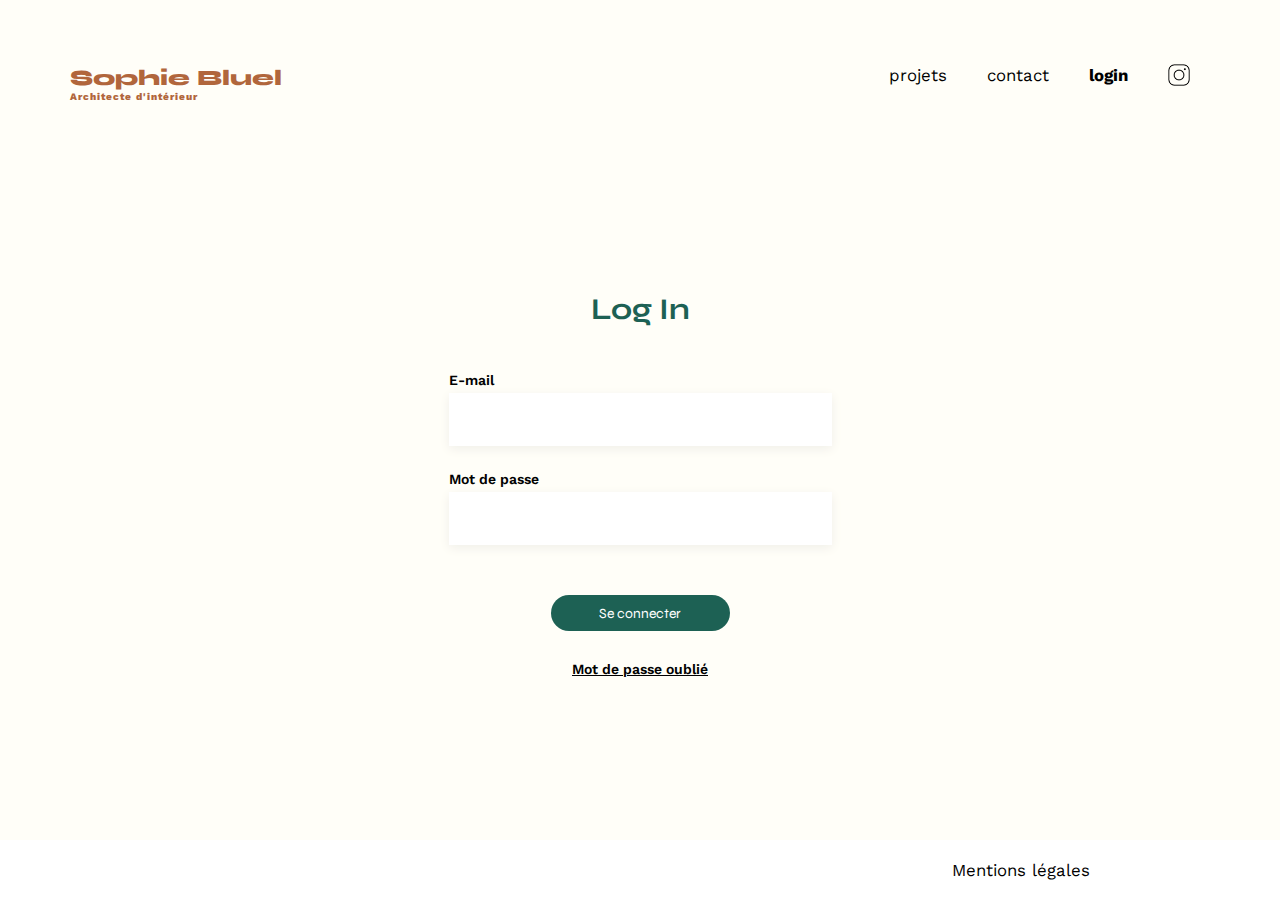
<file: FrontEnd/login-page.html>
<!DOCTYPE html>
<html lang="fr">
    <head>
        <meta charset="UTF-8" />
        <title>Log in</title>
        <meta name="viewport" content="width=device-width, initial-scale=1.0" />
        <title>Document</title>
        <link rel="preconnect" href="https://fonts.googleapis.com" />
        <link rel="preconnect" href="https://fonts.gstatic.com" crossorigin />
        <link
            href="https://fonts.googleapis.com/css2?family=Syne:wght@700;800&family=Work+Sans&display=swap"
            rel="stylesheet"
        />
        <meta name="description" content="" />
        <link rel="stylesheet" href="assets/login.css" />
        <script src="login.js" defer></script>
    </head>
    <body>
        <div class="container">
            <header>
                <a class="title-link" href="index.html">
                    <h1>Sophie Bluel <span>Architecte d'intérieur</span></h1>
                </a>
                <nav>
                    <ul>
                        <li>projets</li>
                        <li>contact</li>
                        <li id="login-bold">login</li>
                        <li>
                            <img
                                id="insta-img"
                                src="assets/icons/instagram.png"
                                alt="Instagram"
                            />
                        </li>
                    </ul>
                </nav>
            </header>
            <main>
                <section class="login-container">
                    <h2 class="login-title">Log In</h2>
                    <form class="form-login" method="post" action="">
                        <div class="e-mail">
                            <label class="mail-label" for="e-mail"
                                >E-mail</label
                            >
                            <input type="text" id="e-mail" name="email" />
                        </div>
                        <div class="password">
                            <label class="password-label" for="password"
                                >Mot de passe</label
                            >
                            <input
                                type="password"
                                id="password"
                                name="mot-de-passe"
                            />
                            <span class="wrong-info"></span>
                        </div>
                        <input
                            id="connect-btn"
                            type="submit"
                            value="Se connecter"
                        />
                        <a class="password-oublié" href="#"
                            >Mot de passe oublié</a
                        >
                    </form>
                </section>
            </main>
        </div>
        <footer>
            <p>Mentions légales</p>
        </footer>
    </body>
</html>
</file>
<file: FrontEnd/assets/login.css>
body {
    font-family: 'Work Sans';
    font-size: 14px;
    background-color: #FFFEF8;
    margin: 0;
}

.container {
    max-width: 1140px;
    margin: 0 auto;
}

header {
    display: flex;
    justify-content: space-between;
    margin: 50px 0
}

h1 {
    display: flex;
    flex-direction: column;
    font-family: 'Syne';
    font-size: 22px;
    font-weight: 800;
    color: #B1663C
}

.title-link {
    text-decoration: none;
}

h1>span {
    font-family: 'Work Sans';
    font-size: 10px;
    letter-spacing: 0.1em;
    ;
}

nav ul {
    display: flex;
    align-items: center;
    list-style-type: none;

}

nav li {
    display: flex;
    align-items: center;
    cursor: pointer;
    padding: 0 20px;
    font-size: 1.2em;
}

#login-bold {
    font-weight: bold;
}

li:hover {
    color: #B1663C;
}

#insta-img {
    height: 22px;
    font-weight: bold;
}

.login-container {
    margin-top: 150px;
    display: flex;
    justify-content: center;
    align-items: center;
    flex-direction: column;
}

.login-title {
    font-size: 30px;
    font-family: 'Syne';
    color: #1D6154;
    margin-bottom: 45px;
}

.form-login {
    display: flex;
    align-items: center;
    flex-direction: column;
}

.e-mail, .password {
    display: flex;
    flex-direction: column;
}

.mail-label, .password-label {
    font-size: 14px;
    margin-bottom: 5px;
    font-family: 'Work Sans';
    font-weight: 600;
}

#e-mail, #password {
    border: none;
    height: 51px;
    width: 379px;
    box-shadow: 0px 3px 10px #F0EFE9;
    margin-bottom: 25px;
}

.wrong-info {
    display: flex;
    justify-content: center;
    color: red;
    font-weight: bold;
    margin-bottom: 10px;
}

#connect-btn {
    cursor: pointer;
    font-family: 'Syne';
    color: white;
    background-color: #1D6154;
    font-size: 14px;
    border: none;
    height: 36px;
    display: flex;
    align-items: center;
    justify-content: center;
    border-radius: 40px;
    width: 179px;
    margin-top: 15px;
    margin-bottom: 30px;
}

.password-oublié {
    text-decoration: underline;
    color: black;
    font-family: 'Work Sans';
    font-weight: 600;
}

footer {
    background-color: white;
    position: fixed;
    bottom: 0;
    width: 100%;
    height: 60px;
    display: flex;
    align-items: center;
}


footer>p {
    position: absolute;
    right: 190px;
    font-size: 1.2em;
}

footer>p:hover {
    color: #B1663C;
    cursor: pointer;
}
</file>
